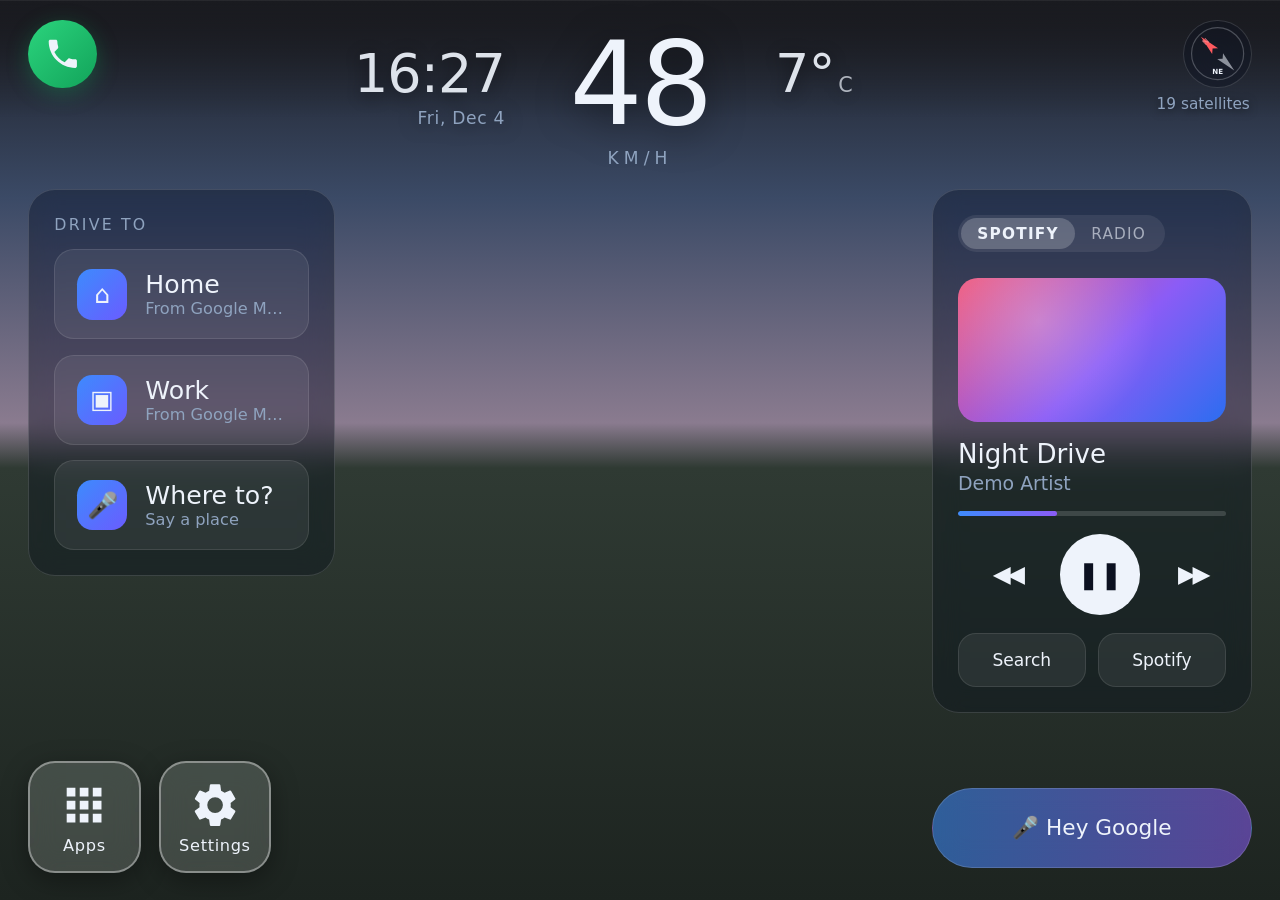
<file: assets/web/index.html>
<!DOCTYPE html>
<html lang="en">
<head>
<meta charset="utf-8">
<!-- filled in by the Android app for the top-level page only: the key for the Car bridge -->
<meta name="carview-token" content="">
<meta name="viewport" content="width=device-width,initial-scale=1,maximum-scale=1,user-scalable=no">
<title>CarView</title>
<link rel="stylesheet" href="host.css">
<link rel="stylesheet" href="themes/modern/theme.css" id="theme-css">
</head>
<!-- SPDX-License-Identifier: GPL-3.0-or-later -->
<body class="theme-modern">
<!-- the active theme draws the road, sky and vehicle in this sandboxed frame (no access to phone, apps or network) -->
<iframe id="scene" title="scene"></iframe>
<!-- One sandboxed off-screen renderer supplies all vehicle thumbnails; it has no Car bridge. -->
<iframe id="previewFrame" title="Vehicle thumbnail renderer" aria-hidden="true" tabindex="-1"></iframe>
<!-- catches taps on the vehicle (tap = next vehicle) and swipes; sits above the scene, below the panels -->
<div id="tapLayer"></div>
<!-- blends the car's own status bar (solid #1a1b20 above the page) smoothly into the sky -->
<div id="topFade"></div>

<!-- information bar: clock | speed | weather. Tap one to switch its format, hold it for its settings. -->
<div id="clockBox" class="infoSide" title="Tap: 24-hour / AM-PM · hold: settings">
  <div class="big" id="clock">--:--</div><div class="s" id="date"></div>
</div>
<div id="wxBox" class="infoSide" title="Tap: °C / °F · hold: settings">
  <div class="big"><span id="wx"></span><span id="temp">--°</span></div><div class="s" id="wxSub"></div>
</div>

<div id="phoneBox">
  <span class="btn round green" id="phoneBtn" title="Phone"><svg viewBox="0 0 24 24" width="55%" height="55%"><path fill="currentColor" d="M6.62 10.79c1.44 2.83 3.76 5.14 6.59 6.59l2.2-2.2c.27-.27.67-.36 1.02-.24 1.12.37 2.33.57 3.57.57.55 0 1 .45 1 1V20c0 .55-.45 1-1 1-9.39 0-17-7.61-17-17 0-.55.45-1 1-1h3.5c.55 0 1 .45 1 1 0 1.25.2 2.45.57 3.57.11.35.03.74-.25 1.02l-2.2 2.2z"/></svg></span>
  <span class="btn round red" id="hangBtn" title="Hang up" hidden><svg viewBox="0 0 24 24" width="55%" height="55%"><path fill="currentColor" d="M6.62 10.79c1.44 2.83 3.76 5.14 6.59 6.59l2.2-2.2c.27-.27.67-.36 1.02-.24 1.12.37 2.33.57 3.57.57.55 0 1 .45 1 1V20c0 .55-.45 1-1 1-9.39 0-17-7.61-17-17 0-.55.45-1 1-1h3.5c.55 0 1 .45 1 1 0 1.25.2 2.45.57 3.57.11.35.03.74-.25 1.02l-2.2 2.2z"/></svg></span>
  <div id="callInfo" class="glass" hidden><div id="callState" class="s">Incoming call</div><div id="callWho" class="t"></div></div>
</div>
<div id="compass" class="glass" title="Heading">
  <svg viewBox="-50 -50 100 100"><g id="rose">
    <circle r="44" fill="none" stroke="currentColor" stroke-opacity=".25" stroke-width="2"/>
    <path d="M0,-40 L7,-6 L0,-12 L-7,-6 Z" fill="#ff5a5f"/><path d="M0,40 L7,6 L0,12 L-7,6 Z" fill="currentColor" fill-opacity=".55"/>
    <text y="-24" text-anchor="middle" font-size="13" fill="#ff8a8f">N</text>
    <!-- where the wind blows TO (weather report); turns with the rose, hidden when calm -->
    <g id="windArrow" opacity="0"><path d="M0,30 L0,-22 M-7,-12 L0,-24 L7,-12 M-6,22 L0,30 L6,22" fill="none" stroke="#7cc4ff" stroke-width="4" stroke-linecap="round" stroke-linejoin="round"/></g>
  </g><text id="hdg" y="34" text-anchor="middle" font-size="12" fill="currentColor"></text></svg>
</div>

<div id="sat" class="s">-- satellites</div>

<div id="speedBox" title="Tap: km/h / mph · hold: settings"><div id="speed">--</div><div class="s unit"><span id="unit">km/h</span><span id="lights" hidden>Lights</span></div></div>

<div id="left" class="px glass">
  <div id="dests">
    <div class="s cap">Drive to</div>
    <div class="tile" data-i="0"><span class="ico">&#8962;</span><span class="txt"><span class="nm">Home</span><span class="sub">From Google Maps</span></span></div>
    <div class="tile" data-i="1"><span class="ico">&#9635;</span><span class="txt"><span class="nm">Work</span><span class="sub">From Google Maps</span></span></div>
    <div class="tile" data-i="2"><span class="ico">&#127908;</span><span class="txt"><span class="nm">Where to?</span><span class="sub">Say a place</span></span></div>
  </div>
  <div id="turn" hidden>
    <div class="turnHead"><span class="s cap">Next turn</span><span class="btn round small" id="navClose" title="Stop navigation">&#10005;</span></div>
    <div class="turnRow"><div class="turnBox"><img id="turnIcon" alt=""><span id="turnArrow">&#8599;</span></div><div class="turnTxt"><div id="turnDist">--</div><div id="turnStreet" class="t"></div></div></div>
    <div id="turnSub" class="s"></div>
    <div class="row"><span class="btn wide" id="mapBtn">Map</span><span class="btn wide" id="splitBtn">Split</span><span class="btn wide stop" id="navStop">Stop</span></div>
  </div>
</div>

<div id="right" class="px glass">
  <!-- music source: Spotify or the car's own FM/AM radio (tap, or say "radio" / "Spotify") -->
  <div class="srcSwitch" id="srcSwitch" role="tablist" aria-label="Music source">
    <span class="src" data-src="spotify" role="tab">Spotify</span><span class="src" data-src="radio" role="tab">Radio</span>
  </div>
  <div class="musicRow">
    <div id="art"></div>
    <div class="meta"><div id="title" class="t">Nothing playing</div><div id="artist" class="s"></div></div>
  </div>
  <div id="bar"><div id="barFill"></div></div>
  <div class="row ctl">
    <span class="btn" id="prev">&#9664;&#9664;</span>
    <span class="btn hot" id="play">&#9654;</span>
    <span class="btn" id="next">&#9654;&#9654;</span>
  </div>
  <div class="row more"><span class="btn wide" id="search">Search</span><span class="btn wide" id="spotify">Spotify</span></div>
  <div id="musicHint" class="s" hidden>Tap to allow music access</div>
</div>

<div id="mic" class="t glass">&#127908; Hey Google</div>
<div id="corner"><span class="btn glass" id="appsBtn"><svg viewBox="0 0 24 24" aria-hidden="true"><path fill="currentColor" d="M4 8h4V4H4v4zm6 12h4v-4h-4v4zm-6 0h4v-4H4v4zm0-6h4v-4H4v4zm6 0h4v-4h-4v4zm6-10v4h4V4h-4zm-6 4h4V4h-4v4zm6 6h4v-4h-4v4zm0 6h4v-4h-4v4z"/></svg><span class="lbl">Apps</span></span><span class="btn glass" id="setBtn"><svg viewBox="0 0 24 24" aria-hidden="true"><path fill="currentColor" d="M19.14 12.94c.04-.3.06-.61.06-.94 0-.32-.02-.64-.07-.94l2.03-1.58a.49.49 0 0 0 .12-.61l-1.92-3.32a.49.49 0 0 0-.59-.22l-2.39.96c-.5-.38-1.03-.7-1.62-.94l-.36-2.54a.48.48 0 0 0-.48-.41h-3.84c-.24 0-.43.17-.47.41l-.36 2.54c-.59.24-1.13.57-1.62.94l-2.39-.96a.49.49 0 0 0-.59.22L2.74 8.87c-.12.21-.08.47.12.61l2.03 1.58c-.05.3-.09.63-.09.94s.02.64.07.94l-2.03 1.58a.49.49 0 0 0-.12.61l1.92 3.32c.12.22.37.29.59.22l2.39-.96c.5.38 1.03.7 1.62.94l.36 2.54c.05.24.24.41.48.41h3.84c.24 0 .44-.17.47-.41l.36-2.54c.59-.24 1.13-.56 1.62-.94l2.39.96c.22.08.47 0 .59-.22l1.92-3.32a.49.49 0 0 0-.12-.61l-2.01-1.58zM12 15.6a3.6 3.6 0 1 1 0-7.2 3.6 3.6 0 0 1 0 7.2z"/></svg><span class="lbl">Settings</span></span></div>
<div id="warn" class="blink t" hidden>Driver door open</div>
<div id="toast" class="t glass" hidden></div>

<div id="apps" class="sheet" hidden>
  <div class="sheetHead"><span class="t">Apps</span><span class="btn" id="appsClose">&#10005;</span></div>
  <div id="appGrid"></div>
</div>

<div id="callPick" class="sheet" hidden>
  <div class="sheetHead"><span class="t" id="callPickTitle">Who do you want to call?</span><span class="btn" id="callPickClose">&#10005;</span></div>
  <div id="callPickList"></div>
</div>

<div id="settings" class="sheet" hidden>
  <div class="sheetHead"><span class="t">Settings</span><span class="btn" id="setClose">&#10005;</span></div>
  <div class="setBody">
    <div class="s cap">Theme</div>
    <div class="row wrap" id="themeRow">
    </div>
    <div class="s cap" id="setDisplay">Clock, temperature and speed</div>
    <div class="s hint">On the dashboard: tap the clock, temperature or speed to switch; hold it to come here.</div>
    <div class="row wrap" id="clockRow"></div>
    <div class="row wrap" id="tempRow"></div>
    <div class="row wrap" id="speedRow"></div>
    <div class="row"><span class="btn wide" id="dateSettings">Time zone and date (Android)</span></div>
    <div class="s cap" id="setVehicle">Vehicle (tap the car for the next one, hold it to come here)</div>
    <div class="destRow"><input class="ad" id="vehicleSearch" type="search" placeholder="Search make, model, body type…" autocomplete="off" spellcheck="false" aria-label="Search vehicles"></div>
    <div class="vehicleGrid" id="vehicleRow" aria-label="Available vehicles"></div>
    <div class="s hint" id="vehicleEmpty" hidden>No matching vehicles in this theme.</div>
    <div class="s cap">Car colour</div>
    <div class="s hint">The selected car and its preview use the same colour; each vehicle remembers its own colour.</div>
    <div id="colours"></div>
    <div class="s cap">Destinations</div>
    <div class="s hint">Home and Work come from Google Maps. To change them, set them in Google Maps (Saved &rarr; Labelled). "Where to?" and the voice button take any place: "navigate to the station".</div>
    <div class="s cap">Spotify (play songs by voice)</div>
    <div class="s hint" id="spHint">Create a free app at developer.spotify.com &rarr; Dashboard &rarr; Create app. Redirect URI: <b>http://127.0.0.1:8977/callback</b>, API: Web API. Then paste its Client ID here and tap Connect.</div>
    <div class="destRow"><input class="ad" id="spClient" placeholder="Spotify Client ID" autocomplete="off" spellcheck="false"></div>
    <div class="row"><span class="btn wide" id="spConnect">Connect Spotify</span><span class="btn wide" id="spDisconnect">Disconnect</span></div>
    <div class="s" id="spStatus">Not connected</div>
    <div class="s cap">Sky</div>
    <div class="row" id="skyRow">
      <span class="btn wide" data-sky="auto">Time of day</span>
      <span class="btn wide" data-sky="dusk">Always sunset</span>
    </div>
    <div class="s cap">Android</div>
    <div class="row"><span class="btn wide" id="sysSettings">Android settings</span><span class="btn wide" id="mediaAccess">Music access</span></div>
    <div class="s cap">Themes and vehicles</div>
    <div class="s hint">Install a theme or vehicle package (.zip). Packages only draw the scene: they cannot reach your phone, apps or the internet. How to make one: THEMES.md.</div>
    <div class="row"><span class="btn wide" id="pkgAdd">Add theme or vehicle (.zip)</span></div>
    <div id="pkgList"></div>
    <div class="s cap">About</div>
    <div class="s about">CarView 0.6 &middot; Free software: GPL-3.0-or-later (licenses/GPL-3.0.txt) &middot; Weather Open-Meteo.com (CC BY 4.0) &middot; 3D engine three.js (MIT) &middot; Pixel font Press Start 2P by CodeMan38 (SIL Open Font License, see licenses/)</div>
  </div>
</div>

<script src="packages.js"></script>
<script src="app.js"></script>
</body>
</html>
</file>
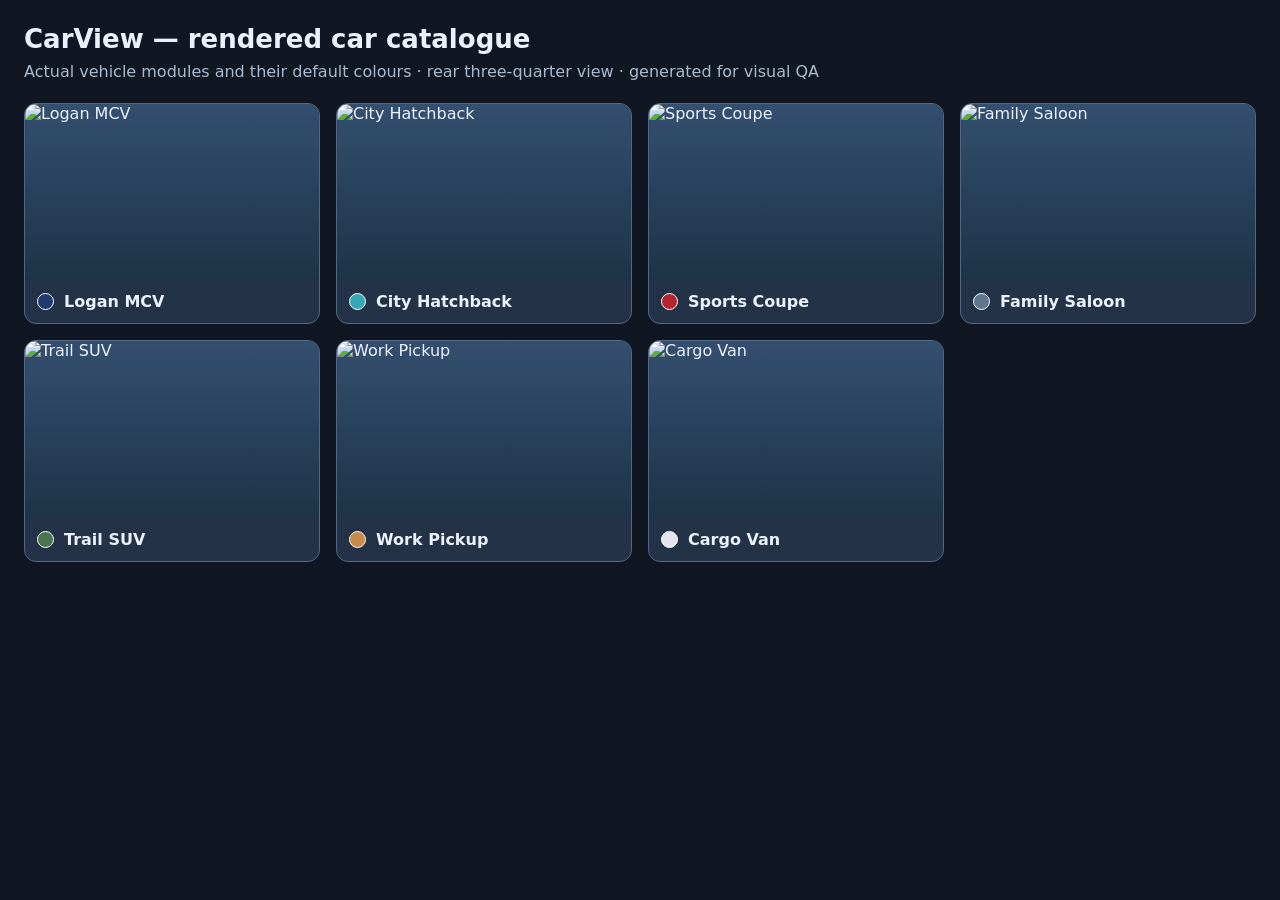
<file: assets/web/vehicle-gallery.html>
<!doctype html>
<!-- SPDX-License-Identifier: GPL-3.0-or-later -->
<html lang="en">
<head>
<meta charset="utf-8"><meta name="viewport" content="width=device-width, initial-scale=1">
<title>CarView vehicle gallery</title>
<style>
  * { box-sizing: border-box; }
  body { background: #101723; color: #ecf2fc; font: 16px system-ui, sans-serif; margin: 0; padding: 24px; }
  h1 { font-size: 26px; margin: 0 0 8px; }
  p { color: #acbacd; margin: 0 0 22px; }
  #gallery { display: grid; grid-template-columns: repeat(4, minmax(0, 1fr)); gap: 16px; }
  .tile { background: #233246; border: 1px solid #536784; border-radius: 12px; overflow: hidden; }
  .tile img { width: 100%; aspect-ratio: 5 / 3; object-fit: contain; display: block;
    background: linear-gradient(#344f6f, #1d3447); }
  .tile div { display: flex; align-items: center; gap: 10px; padding: 12px; font-weight: 600; }
  .chip { width: 17px; height: 17px; border: 1px solid white; border-radius: 50%; flex: none; }
  #previewFrame { position: fixed; left: 0; top: -1000px; width: 300px; height: 180px; border: 0; }
</style>
<script src="packages.js"></script>
</head>
<body>
<h1>CarView — rendered car catalogue</h1>
<p>Actual vehicle modules and their default colours · rear three-quarter view · generated for visual QA</p>
<div id="gallery"></div>
<iframe id="previewFrame" title="Vehicle previews" sandbox="allow-scripts"></iframe>
<script>
  const params = new URLSearchParams(location.search);
  const family = params.get('family') === 'pixel-16bit' ? 'pixel-16bit' : 'three-pbr';
  // Optional colour override for automated visual regression tests.
  const paint = /^#[0-9a-f]{6}$/i.test(params.get('paint') || '') ? params.get('paint') : null;
  const models = window.CARVIEW_BUILTIN.filter(v => v.manifest.type === 'vehicle' && v.manifest.family === family);
  const grid = document.getElementById('gallery');
  const frame = document.getElementById('previewFrame');
  let count = 0;
  const paintFor = (v) => paint || v.manifest.defaultColour;
  const keyFor = (v) => v.base + '|' + paintFor(v);
  models.forEach(v => {
    const tile = document.createElement('div');
    tile.className = 'tile';
    tile.dataset.previewKey = keyFor(v);
    const image = document.createElement('img');
    image.alt = v.manifest.name;
    const row = document.createElement('div');
    const chip = document.createElement('span');
    chip.className = 'chip'; chip.style.background = paintFor(v);
    const name = document.createElement('span');
    name.textContent = v.manifest.name;
    row.append(chip, name); tile.append(image, row); grid.append(tile);
  });
  window.addEventListener('message', e => {
    if (e.source !== frame.contentWindow || e.data?.carviewPreview !== 1) return;
    if (e.data.type === 'ready') {
      frame.contentWindow.postMessage({ type: 'render', items: models.map(v => ({
        key: keyFor(v), family, colour: paintFor(v),
        options: v.manifest.options || {}, url: '../' + v.base + v.manifest.entry
      })) }, '*');
    }
    if (e.data.type === 'image') {
      const card = Array.from(grid.children).find(c => c.dataset.previewKey === e.data.key);
      if (card) {
        card.querySelector('img').src = e.data.image;
        count++; document.body.dataset.rendered = String(count);
      }
    }
    if (e.data.type === 'error') {
      const card = Array.from(grid.children).find(c => c.dataset.previewKey === e.data.key);
      if (card) {
        const reason = e.data.detail || 'Preview unavailable';
        card.title = reason;
        card.dataset.error = reason;
        const diagnostic = document.createElement('small');
        diagnostic.style.cssText = 'display:block;padding:8px;color:#ffb0b0;font-size:12px';
        diagnostic.textContent = reason;
        card.appendChild(diagnostic);
      }
    }
  });
  if (location.protocol === 'file:') frame.removeAttribute('sandbox');
  frame.src = 'sdk/previews.html';
</script>
</body>
</html>
</file>
<file: assets/web/host.css>
﻿/* SPDX-License-Identifier: GPL-3.0-or-later */
/* Dashboard basics that every theme relies on. Themes style everything else in their own theme.css. */
/* until the theme has drawn its first frame: a soft dusk sky over dark ground instead of a black screen */
body:not(.sceneReady) { background: linear-gradient(#1a1b20 0%, #3b4a66 22%, #8a7b8f 47%, #2f3a33 52%, #1d2420 100%) fixed; }
#scene { position: fixed; inset: 0; width: 100vw; height: 100vh; border: 0; display: block; background: transparent;
  opacity: 0; transition: opacity .5s ease-out; }
body.sceneReady #scene { opacity: 1; }
#tapLayer { position: fixed; inset: 0; }
/* The head unit draws its status bar in solid #1a1b20 right above the page; without this the bright sky
   started abruptly under it. Fade from exactly that colour, with a faint line to mark the edge. */
#topFade { position: fixed; left: 0; right: 0; top: 0; height: 13vh; pointer-events: none;
  background: linear-gradient(#1a1b20 0, rgba(26, 27, 32, .82) 22%, rgba(26, 27, 32, .4) 58%, rgba(26, 27, 32, 0) 100%);
  border-top: 1px solid rgba(255, 255, 255, .06); }
/* Retro: the same fade in stepped pixel bands */
body.theme-retro #topFade { height: 9vh; border-top: 0;
  background: linear-gradient(#1a1b20 0 25%, rgba(26, 27, 32, .7) 25% 50%, rgba(26, 27, 32, .4) 50% 75%, rgba(26, 27, 32, .15) 75% 100%); }
[hidden] { display: none !important; }
/* music source switch (Spotify | Radio) at the top of the music card; themes may restyle it */
.srcSwitch { display: inline-flex; gap: 0; border-radius: 999px; padding: .35vh; background: rgba(255, 255, 255, .08); margin-bottom: 1.2vh; }
.srcSwitch .src { padding: .7vh 1.8vh; border-radius: 999px; font-size: 1.7vh; letter-spacing: .08em; text-transform: uppercase; opacity: .6; cursor: pointer; }
.srcSwitch .src.on { background: rgba(255, 255, 255, .2); opacity: 1; font-weight: 600; }
/* radio mode: the album-art square becomes a tuning display */
#right.radio #art { display: flex; align-items: center; justify-content: center; flex-direction: column;
  background: linear-gradient(135deg, #1d3557, #0b1220) !important; }
#right.radio #art .freq { font-size: 4.2vh; font-weight: 300; letter-spacing: .02em; line-height: 1; }
#right.radio #art .band { font-size: 1.5vh; opacity: .7; letter-spacing: .2em; margin-top: .6vh; }
#right.radio #bar { visibility: hidden; }
body.theme-retro .srcSwitch { border-radius: 0; background: transparent; outline: 2px solid currentColor; padding: 0; }
body.theme-retro .srcSwitch .src { border-radius: 0; font-family: 'Pixel', monospace; }
body.theme-retro .srcSwitch .src.on { background: var(--ink, #ffd37a); color: var(--navy, #1b1d3a); }
body.theme-retro #right.radio #art { background: #1b1d3a !important; }
body.theme-retro #right.radio #art .freq { font-family: 'Pixel', monospace; font-size: 2.4vh; }
body.theme-retro #right.radio #art .band { font-size: 1vh; letter-spacing: .05em; }
.row.wrap { flex-wrap: wrap; }
.pkg { display: flex; align-items: center; justify-content: space-between; gap: 1.2vh; margin-top: 1vh; }
.pkg .s { flex: 1; min-width: 0; }

/* One off-screen, sandboxed preview frame — never a WebGL context per card. */
#previewFrame {
  position: fixed; top: -1000px; left: 0; width: 300px; height: 180px;
  opacity: 0; pointer-events: none; border: 0;
}
/* Shared vehicle picker styles work in both Modern and Retro themes. */
.vehicleGrid {
  display: grid; grid-template-columns: repeat(auto-fill, minmax(min(27vh, 46%), 1fr));
  gap: 1.8vh; margin-top: 1.5vh; margin-bottom: 2vh;
}
.vehicleTile {
  display: flex; flex-direction: column; align-items: stretch; overflow: hidden;
  min-width: 0; padding: 0 0 1.2vh; border-radius: 1.6vh;
  border: 2px solid rgba(210,225,245,.22);
  background: rgba(60,83,109,.22); color: inherit;
  font: inherit; text-align: left; cursor: pointer;
  -webkit-tap-highlight-color: transparent;
}
.vehicleTile:focus-visible { outline: 3px solid #8ebdf5; outline-offset: 2px; }
.vehicleTile[aria-pressed="true"] {
  border-color: #80baff; box-shadow: 0 0 0 2px rgba(125,190,255,.45);
}
.vehicleTile .vehiclePicture {
  position: relative; display: flex; justify-content: center; align-items: center;
  width: 100%; aspect-ratio: 5 / 3; overflow: hidden;
  background: linear-gradient(#2c455f, #667d91);
}
.vehicleTile .vehiclePicture img {
  display: block; width: 100%; height: 100%; object-fit: contain;
  image-rendering: auto;
}
.vehicleTile .vehiclePicture img:not([src]) { visibility: hidden; }
.vehicleTile .vehicleInfo {
  display: flex; flex-direction: column; gap: .4vh; padding: .7vh 1.5vh;
}
.vehicleTile .vehicleName { font-size: 2.05vh; line-height: 1.3; font-weight: 600; }
.vehicleTile .vehicleType { font-size: 1.55vh; opacity: .8; line-height: 1.2; }
.vehicleTile .vehicleChip {
  position: absolute; right: .8vh; bottom: .8vh;
  border: 1px solid rgba(255,255,255,.5); border-radius: 50%;
  width: 2.5vh; height: 2.5vh;
}
body.family-pixel-16bit .vehicleTile { border-radius: 0; border-width: 3px; }
body.family-pixel-16bit .vehicleTile[aria-pressed="true"] { border-color: #f5d06d; }
body.family-pixel-16bit .vehiclePicture img { image-rendering: pixelated; }
</file>
<file: assets/web/themes/modern/theme.css>
/* SPDX-License-Identifier: GPL-3.0-or-later */
/* Modern theme: smooth 3D scene behind translucent "head-up" glass panels. Sizes in vh so it scales to any screen. */
:root { --ink: #eef3fb; --dim: #8fa3bf; --accent1: #3d8bfd; --accent2: #8b5cf6; --amber: #ffd59a;
  --glass: rgba(12, 18, 30, 0.42); --line: rgba(255,255,255,0.14); --chip: rgba(255,255,255,0.07); }
* { box-sizing: border-box; -webkit-tap-highlight-color: transparent; user-select: none; }
html, body { margin: 0; height: 100%; overflow: hidden; background: #05070c; color: var(--ink);
  font-family: 'Roboto', 'Segoe UI', system-ui, sans-serif; font-weight: 400; }
[hidden] { display: none !important; }

.glass, .px { position: absolute; background: var(--glass); border: 1px solid var(--line); border-radius: 3vh;
  -webkit-backdrop-filter: blur(14px) saturate(140%); backdrop-filter: blur(14px) saturate(140%); }
.t { font-size: 2.2vh; }
.s { font-size: 1.9vh; color: var(--dim); }
.cap { font-size: 1.75vh; letter-spacing: .14em; text-transform: uppercase; color: var(--dim); }
.row { display: flex; gap: 1.4vh; margin-top: 2vh; }
.btn { display: inline-flex; align-items: center; justify-content: center; min-width: 7vh; height: 7vh; padding: 0 1.6vh;
  border-radius: 2vh; background: var(--chip); border: 1px solid rgba(255,255,255,0.1); font-size: 2.2vh; color: var(--ink);
  transition: background .15s, transform .15s; }
.btn:active, .tile:active { background: rgba(61,139,253,0.35); transform: scale(0.97); }
.btn.wide { flex: 1; }
.btn.on { background: linear-gradient(135deg, var(--accent1), var(--accent2)); border-color: transparent; }

/* top: status pill + big speed */
/* information bar across the top: clock | SPEED | weather. The speed is the biggest and brightest; the clock and
   the weather sit level with it, smaller and a touch dimmer, with one small line of detail underneath. */
#speedBox { position: absolute; top: 3vh; left: 50%; transform: translateX(-50%); text-align: center; cursor: pointer; transition: transform .5s; }
.infoSide { position: absolute; top: 5.2vh; cursor: pointer; white-space: nowrap; text-shadow: 0 .3vh 2vh rgba(0,0,0,.55); }
#clockBox { right: calc(50% + 15vh); text-align: right; }
#wxBox { left: calc(50% + 15vh); text-align: left; }
.infoSide .big { font-size: 6vh; font-weight: 300; line-height: 1; letter-spacing: -.1vh; opacity: .92; }
.infoSide .s { font-size: 1.9vh; color: var(--dim); margin-top: .8vh; letter-spacing: .04em; }
#clock .ampm, #temp .tu { font-size: 2.3vh; margin-left: .4vh; opacity: .75; letter-spacing: .05em; }
#wx { font-size: 4.4vh; margin-right: 1.2vh; vertical-align: .3vh; }
#lights { margin-left: 1.4vh; color: #9ff0b0; letter-spacing: .1em; }
#lights::before { content: '●'; margin-right: .5vh; }
.flash { animation: flash 1.6s ease-out; }
@keyframes flash { 0%, 30% { background: rgba(255,255,255,.18); } 100% { background: transparent; } }
#speed { font-size: 12.8vh; font-weight: 200; letter-spacing: -0.3vh; line-height: 1; text-shadow: 0 0.5vh 4vh rgba(0,0,0,0.5); }
#speedBox .unit { font-size: 1.9vh; letter-spacing: .3em; text-transform: uppercase; margin-top: .6vh; }
body.nav #speedBox { transform: translateX(-50%) scale(0.85); }

/* left panel: destinations / next turn */
#left { left: 2.2vw; top: 21vh; width: 24vw; min-width: 250px; padding: 2.8vh; transition: transform .6s cubic-bezier(.2,.8,.2,1), opacity .6s; }
.tile { display: flex; align-items: center; gap: 2vh; height: 10vh; padding: 0 2.4vh; margin-top: 1.7vh; border-radius: 2.2vh;
  background: var(--chip); border: 1px solid rgba(255,255,255,0.10); font-size: 2.8vh; transition: background .15s, transform .15s; }
.tile .ico { flex: none; width: 5.6vh; height: 5.6vh; border-radius: 1.7vh; display: flex; align-items: center; justify-content: center;
  font-size: 2.8vh; background: linear-gradient(135deg, var(--accent1), #6a5cff); }
.tile .txt { display: flex; flex-direction: column; min-width: 0; }
.tile .sub { font-size: 1.8vh; color: var(--dim); white-space: nowrap; overflow: hidden; text-overflow: ellipsis; }
.tile.empty .ico { background: rgba(255,255,255,0.12); }
.turnRow { display: flex; align-items: center; gap: 2.2vh; margin-top: 1.7vh; }
.turnBox { flex: none; width: 10.3vh; height: 10.3vh; border-radius: 2.5vh; background: linear-gradient(135deg, var(--accent1), #6a5cff);
  display: flex; align-items: center; justify-content: center; }
#turnIcon { width: 7.5vh; height: 7.5vh; filter: brightness(0) invert(1); }
.turnTxt { min-width: 0; }
#turnDist { font-size: 5.5vh; font-weight: 300; line-height: 1.1; }
#turnStreet { font-size: 2.5vh; white-space: nowrap; overflow: hidden; text-overflow: ellipsis; }
#turnSub { margin-top: 2vh; }

/* right panel: music */
#right { right: 2.2vw; top: 21vh; width: 25vw; min-width: 260px; padding: 2.8vh; transition: transform .6s cubic-bezier(.2,.8,.2,1), opacity .6s; }
.musicRow { display: flex; flex-direction: column; }
#art { width: 100%; height: 16vh; margin-top: 1.7vh; border-radius: 2.2vh; position: relative; overflow: hidden;
  background: linear-gradient(135deg, #f0577b 0%, #8b5cf6 55%, #2c6df0 100%) center/cover no-repeat; }
body.hasArt #art { background-color: #111; }
#art::after { content: ''; position: absolute; inset: 0; background: radial-gradient(circle at 30% 30%, rgba(255,255,255,.25), transparent 55%); }
.meta { min-width: 0; }
#title { font-size: 2.9vh; font-weight: 500; margin-top: 1.9vh; white-space: nowrap; overflow: hidden; text-overflow: ellipsis; }
#artist { font-size: 2.1vh; margin-top: .3vh; white-space: nowrap; overflow: hidden; text-overflow: ellipsis; }
#bar { height: .6vh; border-radius: 1vh; background: rgba(255,255,255,0.15); margin-top: 1.9vh; overflow: hidden; }
#barFill { height: 100%; width: 0; border-radius: 1vh; background: linear-gradient(90deg, var(--accent1), var(--accent2)); }
.ctl { justify-content: space-between; align-items: center; padding: 0 1vh; }
.ctl .btn { background: none; border: none; font-size: 2.6vh; letter-spacing: -0.4vh; height: 8.9vh; min-width: 8.9vh; }
.ctl .btn.hot { width: 8.9vh; border-radius: 50%; padding: 0; background: var(--ink); color: #0b1020; letter-spacing: 0; font-size: 3vh; }
.more .btn { height: 6vh; font-size: 1.9vh; }
#musicHint { margin-top: 1.6vh; color: var(--amber); }

/* bottom: Hey Google + corner buttons */
#mic { right: 2.2vw; bottom: 3.6vh; top: auto; width: 25vw; min-width: 260px; height: 8.9vh; border-radius: 999px; display: flex; align-items: center; justify-content: center; gap: 1.6vh;
  font-size: 2.4vh; background: linear-gradient(90deg, rgba(61,139,253,.55), rgba(139,92,246,.55)); }
#mic:active { transform: scale(0.97); }
#corner { position: absolute; left: 2.2vw; bottom: 3.6vh; display: flex; gap: 1.7vh; }
#corner .btn { position: static; width: 8.9vh; height: 8.9vh; border-radius: 2.5vh; font-size: 3.3vh; }

/* door warning and toasts */
#warn { position: absolute; top: 43.5vh; left: 50%; transform: translateX(-50%); padding: 1.7vh 3vh; border-radius: 999px; font-size: 2.2vh;
  background: rgba(255,170,60,0.22); border: 1px solid rgba(255,190,90,0.6); color: var(--amber); white-space: nowrap;
  -webkit-backdrop-filter: blur(12px); backdrop-filter: blur(12px); animation: pulse 2s ease-in-out infinite; }
@keyframes pulse { 50% { box-shadow: 0 0 3vh rgba(255,170,60,0.45); } }
#toast { bottom: 16vh; left: 50%; transform: translateX(-50%); padding: 1.4vh 2.8vh; border-radius: 999px; white-space: nowrap; }

/* parked with a door open: panels glide away so the whole car is visible */
body.open #left { transform: translateX(-115%); opacity: 0; pointer-events: none; }
body.open #right { transform: translateX(115%); opacity: 0; pointer-events: none; }
body.open #warn { top: auto; bottom: 16vh; }
body.open #speedBox { opacity: 0; }

/* sheets: apps + settings */
.sheet { position: absolute; inset: 5vh 6vw; background: rgba(10, 14, 24, 0.86); border: 1px solid var(--line); border-radius: 3.5vh;
  -webkit-backdrop-filter: blur(24px); backdrop-filter: blur(24px); padding: 3vh; display: flex; flex-direction: column; }
.sheetHead { display: flex; justify-content: space-between; align-items: center; margin-bottom: 1.5vh; }
.sheetHead .t { font-size: 3.2vh; font-weight: 500; }
#appGrid { flex: 1; overflow-y: auto; display: grid; grid-template-columns: repeat(auto-fill, minmax(15vh, 1fr)); gap: 2vh; align-content: start; }
.app { display: flex; flex-direction: column; align-items: center; gap: 1vh; padding: 1.4vh; border-radius: 2vh; }
.app:active { background: var(--chip); }
.app img { width: 8vh; height: 8vh; }
.app span { font-size: 1.8vh; text-align: center; max-width: 100%; overflow: hidden; text-overflow: ellipsis; white-space: nowrap; }
.setBody { flex: 1; overflow-y: auto; }
.setBody .cap { margin-top: 3vh; margin-bottom: 1.2vh; }
#colours { display: flex; gap: 1.6vh; flex-wrap: wrap; padding: 1vh; }
.sw { width: 7vh; height: 7vh; border-radius: 50%; border: 2px solid rgba(255,255,255,0.3); }
.sw.on { box-shadow: 0 0 0 .5vh #05070c, 0 0 0 .9vh var(--accent1); }
.destRow { display: flex; gap: 1.2vh; margin-bottom: 1.2vh; }
.destRow input { font: inherit; font-size: 2.2vh; color: var(--ink); background: var(--chip); border: 1px solid rgba(255,255,255,0.14);
  border-radius: 1.6vh; padding: 0 1.8vh; height: 7vh; outline: none; }
.destRow input:focus { border-color: var(--accent1); }
.destRow input.nm { width: 22vh; }
.destRow input.ad { flex: 1; }
.about { margin-top: .5vh; }
#turnArrow { font-size: 5vh; }

/* phone (top left) */
#phoneBox { position: absolute; top: 2.2vh; left: 2.2vw; display: flex; align-items: center; gap: 1.4vh; z-index: 5; }
.btn.round { width: 7.6vh; height: 7.6vh; min-width: 0; padding: 0; border-radius: 50%; font-size: 3.4vh; border: none; }
.btn.green { background: linear-gradient(135deg, #2bd47d, #12a35a); box-shadow: 0 .6vh 2.4vh rgba(18,163,90,.35); }
.btn.red { background: linear-gradient(135deg, #ff5a5f, #d92b3a); box-shadow: 0 .6vh 2.4vh rgba(217,43,58,.4); }
.btn.red svg { transform: rotate(135deg); }
.btn.pulse { animation: ring 1s ease-in-out infinite; }
@keyframes ring { 0%,100% { box-shadow: 0 0 0 0 rgba(43,212,125,.7); } 50% { box-shadow: 0 0 0 1.8vh rgba(43,212,125,0); } }
body.ringing .btn.round { width: 10vh; height: 10vh; font-size: 4.4vh; }
#callInfo { position: static; padding: 1.1vh 2.2vh; border-radius: 2vh; max-width: 22vw; }
#callWho { white-space: nowrap; overflow: hidden; text-overflow: ellipsis; font-weight: 500; }

/* compass (top right) */
#compass { top: 2.2vh; right: 2.2vw; width: 7.6vh; height: 7.6vh; border-radius: 50%; padding: .4vh; color: var(--ink); }
#compass svg { width: 100%; height: 100%; display: block; }
#hdg { font-weight: 600; }
#wx { font-size: 2.3vh; }

/* navigation card: close + stop */
.turnHead { display: flex; justify-content: space-between; align-items: center; }
.btn.round.small { width: 5vh; height: 5vh; font-size: 2.2vh; background: var(--chip); border: 1px solid rgba(255,255,255,0.12); }
.btn.stop { background: rgba(255,90,95,0.18); border-color: rgba(255,90,95,0.45); color: #ffb3b5; }
.hint { line-height: 1.5; margin-bottom: 1.2vh; }
.hint b { color: var(--ink); user-select: text; }
#spStatus { margin-top: 1.2vh; }

/* satellites, under the compass */
#sat { position: absolute; top: 10.6vh; right: 1vw; width: 10vw; text-align: center; font-size: 1.7vh; color: var(--dim); text-shadow: 0 .2vh 1vh rgba(0,0,0,.6); }

/* who-to-call picker */
#callPickList { display: grid; grid-template-columns: 1fr 1fr; gap: 1.7vh; overflow-y: auto; }
.tile.pick { margin-top: 0; height: 12vh; }
.tile.pick .ico { background: linear-gradient(135deg, #2bd47d, #12a35a); }
.tile.pick .ico svg { width: 60%; height: 60%; }

/* Apps + Settings: big, high-contrast, labelled (easy to find and hit while driving) */
#corner { gap: 2vh; bottom: 3vh; }
#corner .btn { width: 12.5vh; height: 12.5vh; flex-direction: column; gap: .5vh; border-radius: 3vh; padding: 0;
  background: rgba(255,255,255,0.16); border: 2px solid rgba(255,255,255,0.38); box-shadow: 0 .8vh 3vh rgba(0,0,0,0.35); }
#corner .btn svg { width: 5.8vh; height: 5.8vh; }
#corner .lbl { font-size: 1.8vh; letter-spacing: .04em; color: var(--ink); }
#corner .btn:active { background: rgba(61,139,253,0.45); }
</file>
